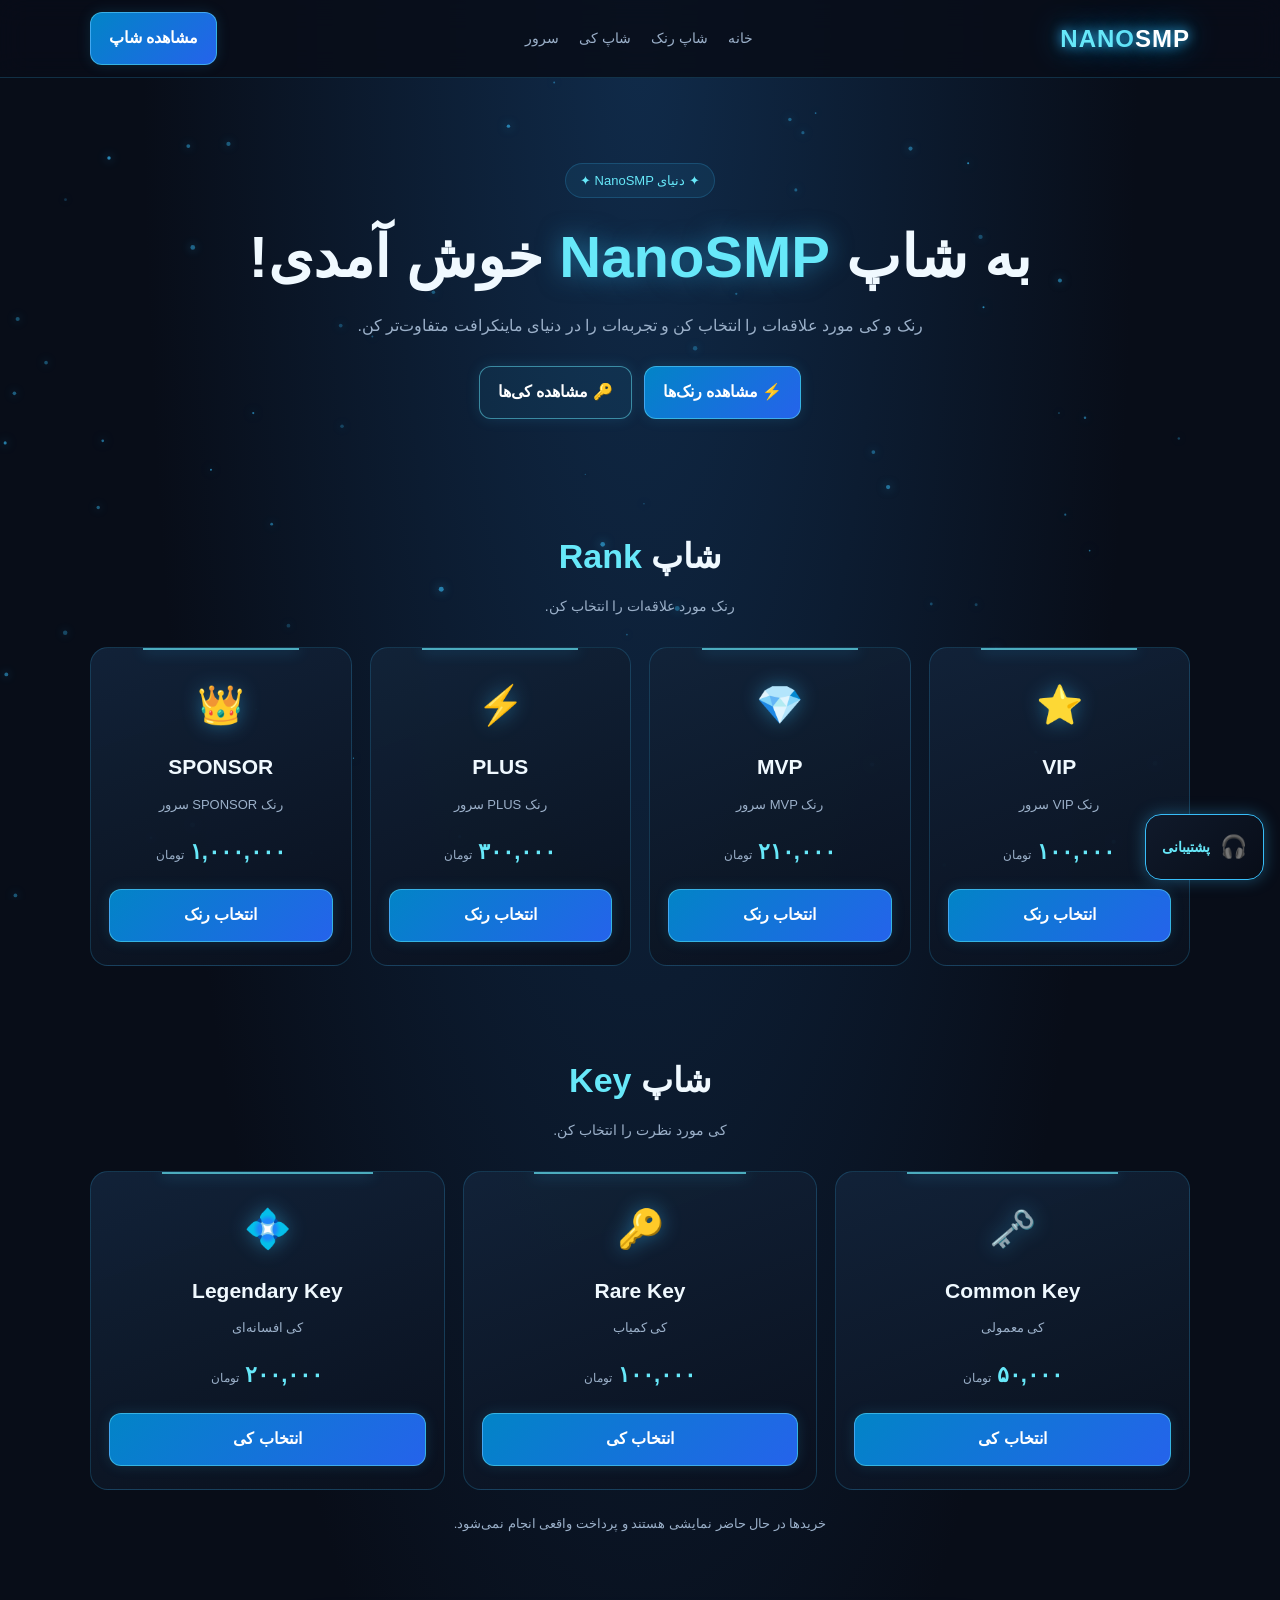
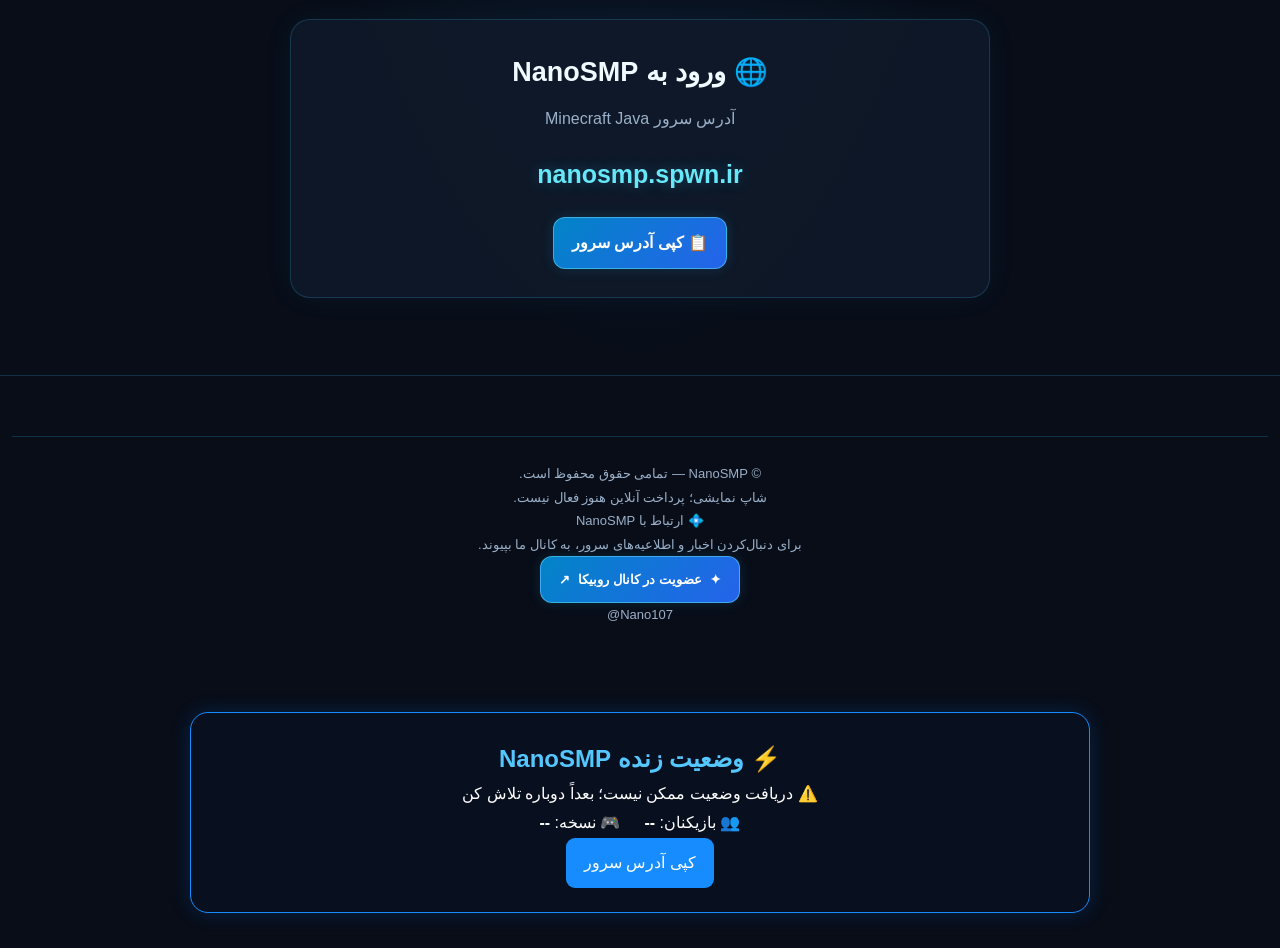
<file: index.html>
<!DOCTYPE html>
<html lang="fa" dir="rtl">
<head>
  <meta charset="UTF-8">
  <meta name="viewport" content="width=device-width, initial-scale=1.0">
  <meta name="theme-color" content="#080d18">
  <meta name="description" content="شاپ رسمی NanoSMP؛ مشاهده رنک‌ها و کی‌های سرور ماینکرافت">
  <title>NanoSMP | شاپ Rank & Key</title>

  <!-- اگر تگ تأیید گوگل داری، آن را همین‌جا نگه دار -->
  

  <style>
/* NanoSMP Floating Support Button */
.nanosmp-support-float {
  position: fixed;
  right: 16px;
  bottom: 20px;
  z-index: 1000;
  display: flex;
  align-items: center;
  gap: 10px;
  padding: 12px 16px;
  color: #f0f9ff;
  background: linear-gradient(135deg, #101a2b, #080d18);
  border: 1px solid #38bdf8;
  border-radius: 16px;
  box-shadow: 0 0 16px rgba(56, 189, 248, 0.35);
  font-family: Tahoma, Arial, sans-serif;
  font-weight: bold;
  text-decoration: none;
  transition: transform 0.2s, box-shadow 0.2s;
}

.nanosmp-support-float:hover {
  transform: translateY(-3px);
  box-shadow: 0 0 24px rgba(56, 189, 248, 0.55);
}

.nanosmp-support-icon {
  font-size: 22px;
}

.nanosmp-support-label {
  color: #67e8f9;
  font-size: 14px;
}

.nanosmp-support-float:focus-visible {
  outline: 2px solid #67e8f9;
  outline-offset: 4px;
}

@media (max-width: 520px) {
  .nanosmp-support-float {
    right: 12px;
    bottom: 16px;
    padding: 11px 14px;
  }
}

/* NanoSMP Leaderboard */
.leaderboard-box {
  max-width: 900px;
  margin: 0 auto;
  padding: 22px;
  overflow-x: auto;
  background: linear-gradient(160deg, #122339, #0a111e);
  border: 1px solid rgba(56, 189, 248, .3);
  border-radius: 18px;
  box-shadow: 0 0 25px rgba(56, 189, 248, .08);
}

.leaderboard-table {
  width: 100%;
  border-collapse: collapse;
  text-align: center;
  min-width: 450px;
}

.leaderboard-table th,
.leaderboard-table td {
  padding: 14px 12px;
  border-bottom: 1px solid rgba(56, 189, 248, .15);
}

.leaderboard-table th {
  color: #67e8f9;
  background: rgba(56, 189, 248, .08);
}

.leaderboard-table td {
  color: #f0f9ff;
}

.leaderboard-empty {
  color: #9bb0c9 !important;
  padding: 28px 12px !important;
  line-height: 2;
}

.leaderboard-note {
  color: #9bb0c9;
  text-align: center;
  font-size: 13px;
  margin-top: 16px;
}

@media (max-width: 520px) {
  .leaderboard-box {
    padding: 12px;
  }
}

    :root {
      --bg: #080d18;
      --panel: #101a2b;
      --blue: #38bdf8;
      --cyan: #67e8f9;
      --white: #f0f9ff;
      --muted: #9bb0c9;
      --border: rgba(56, 189, 248, .2);
    }

    * {
      box-sizing: border-box;
      margin: 0;
      padding: 0;
    }

    html {
      scroll-behavior: smooth;
      scroll-padding-top: 90px;
    }

    body {
      background:
        radial-gradient(ellipse at 50% 0%, #102b4a 0%, transparent 55%),
        var(--bg);
      color: var(--white);
      font-family: Tahoma, Arial, sans-serif;
      line-height: 1.8;
      min-height: 100vh;
      overflow-x: hidden;
    }

    a {
      color: inherit;
      text-decoration: none;
    }

    button {
      font: inherit;
    }

    #nano-particles {
      position: fixed;
      inset: 0;
      width: 100%;
      height: 100%;
      z-index: 0;
      pointer-events: none;
    }

    header, main, footer, #toast {
      position: relative;
      z-index: 1;
    }

    .wrap {
      width: min(1100px, 92%);
      margin: auto;
    }

    header {
      position: sticky;
      top: 0;
      z-index: 10;
      background: rgba(8, 13, 24, .88);
      border-bottom: 1px solid var(--border);
      backdrop-filter: blur(14px);
    }

    .nav {
      min-height: 76px;
      display: flex;
      align-items: center;
      justify-content: space-between;
      gap: 18px;
      flex-wrap: wrap;
      padding: 12px 0;
    }

    .logo {
      font-size: 24px;
      font-weight: 900;
      letter-spacing: 1px;
      color: var(--cyan);
      text-shadow: 0 0 12px #38bdf8, 0 0 30px #0284c7;
    }

    .logo span {
      color: white;
    }

    .nav-links {
      display: flex;
      align-items: center;
      gap: 20px;
      color: var(--muted);
      font-size: 14px;
      flex-wrap: wrap;
    }

    .nav-links a {
      transition: color .2s;
    }

    .nav-links a:hover {
      color: var(--cyan);
    }

    .btn {
      display: inline-flex;
      justify-content: center;
      align-items: center;
      gap: 8px;
      border: 1px solid rgba(103, 232, 249, .5);
      border-radius: 12px;
      padding: 11px 18px;
      background: linear-gradient(135deg, #0284c7, #2563eb);
      color: white;
      font-weight: bold;
      cursor: pointer;
      transition: transform .2s, box-shadow .2s, border-color .2s;
      box-shadow: 0 0 14px rgba(56, 189, 248, .15);
    }

    .btn:hover {
      transform: translateY(-3px);
      box-shadow: 0 0 24px rgba(56, 189, 248, .4);
      border-color: var(--cyan);
    }

    .btn.secondary {
      background: rgba(56, 189, 248, .08);
    }

    .hero {
      text-align: center;
      padding: 85px 0 65px;
    }

    .tag {
      display: inline-block;
      color: var(--cyan);
      border: 1px solid var(--border);
      background: rgba(56, 189, 248, .08);
      padding: 5px 14px;
      border-radius: 30px;
      font-size: 13px;
      margin-bottom: 18px;
    }

    .hero h1 {
      font-size: clamp(32px, 6vw, 58px);
      line-height: 1.4;
      font-weight: 900;
      margin-bottom: 15px;
    }

    .hero h1 span {
      color: var(--cyan);
      text-shadow: 0 0 25px rgba(56, 189, 248, .5);
    }

    .hero p {
      color: var(--muted);
      max-width: 600px;
      margin: 0 auto 25px;
    }

    .hero-actions {
      display: flex;
      justify-content: center;
      gap: 12px;
      flex-wrap: wrap;
    }

    .section {
      padding: 42px 0;
    }

    .section-heading {
      text-align: center;
      margin-bottom: 28px;
    }

    .section-heading h2 {
      font-size: clamp(25px, 4vw, 34px);
      margin-bottom: 7px;
    }

    .section-heading h2 span {
      color: var(--cyan);
    }

    .section-heading p {
      color: var(--muted);
      font-size: 14px;
    }

    .grid {
      display: grid;
      grid-template-columns: repeat(4, minmax(0, 1fr));
      gap: 18px;
    }

    .grid.keys {
      grid-template-columns: repeat(3, minmax(0, 1fr));
    }

    .card {
      position: relative;
      overflow: hidden;
      background: linear-gradient(160deg, rgba(18, 35, 57, .96), rgba(10, 17, 30, .97));
      border: 1px solid var(--border);
      border-radius: 18px;
      padding: 23px 18px;
      text-align: center;
      transition: transform .25s, border-color .25s, box-shadow .25s;
    }

    .card::before {
      content: "";
      position: absolute;
      top: 0;
      left: 20%;
      right: 20%;
      height: 2px;
      background: var(--cyan);
      box-shadow: 0 0 15px var(--blue);
      opacity: .7;
    }

    .card:hover {
      transform: translateY(-7px);
      border-color: var(--blue);
      box-shadow: 0 0 25px rgba(56, 189, 248, .17);
    }

    .card-icon {
      font-size: 38px;
      margin-bottom: 8px;
      filter: drop-shadow(0 0 10px rgba(56, 189, 248, .45));
    }

    .card h3 {
      font-size: 21px;
      margin-bottom: 7px;
    }

    .card p {
      color: var(--muted);
      font-size: 13px;
      min-height: 26px;
      margin-bottom: 12px;
    }

    .price {
      color: var(--cyan);
      font-size: 22px;
      font-weight: 900;
      margin: 13px 0 18px;
    }

    .price small {
      font-size: 12px;
      color: var(--muted);
      font-weight: normal;
    }

    .card .btn {
      width: 100%;
    }

    .note {
      text-align: center;
      color: var(--muted);
      font-size: 13px;
      margin-top: 22px;
    }

    .server-box {
      max-width: 700px;
      margin: 0 auto;
      padding: 28px;
      border: 1px solid var(--border);
      border-radius: 20px;
      background: rgba(16, 26, 43, .86);
      text-align: center;
      box-shadow: 0 0 30px rgba(56, 189, 248, .06);
    }

    .server-box h2 {
      font-size: 27px;
      margin-bottom: 8px;
    }

    .server-box p {
      color: var(--muted);
      margin-bottom: 18px;
    }

    .ip {
      direction: ltr;
      display: inline-block;
      color: var(--cyan);
      font-size: clamp(17px, 4vw, 25px);
      font-weight: bold;
      margin-bottom: 20px;
      text-shadow: 0 0 15px rgba(56, 189, 248, .3);
      overflow-wrap: anywhere;
    }

    footer {
      border-top: 1px solid var(--border);
      text-align: center;
      color: var(--muted);
      padding: 25px 12px;
      font-size: 13px;
      margin-top: 35px;
    }

    #toast {
      position: fixed;
      z-index: 30;
      bottom: 22px;
      left: 50%;
      transform: translate(-50%, 20px);
      background: #13243a;
      border: 1px solid var(--blue);
      color: white;
      border-radius: 12px;
      padding: 12px 20px;
      box-shadow: 0 0 25px rgba(56, 189, 248, .22);
      opacity: 0;
      visibility: hidden;
      transition: .25s;
      width: max-content;
      max-width: 90%;
      text-align: center;
      font-size: 14px;
    }

    #toast.show {
      opacity: 1;
      visibility: visible;
      transform: translate(-50%, 0);
    }

    @media (max-width: 850px) {
      .grid {
        grid-template-columns: repeat(2, minmax(0, 1fr));
      }

      .grid.keys {
        grid-template-columns: repeat(2, minmax(0, 1fr));
      }
    }

    @media (max-width: 520px) {
      .nav {
        justify-content: center;
      }

      .nav-links {
        justify-content: center;
        gap: 14px;
      }

      .hero {
        padding: 58px 0 40px;
      }

      .grid, .grid.keys {
        grid-template-columns: 1fr;
      }

      .card {
        padding: 22px;
      }

      .server-box {
        padding: 22px 14px;
      }
    }

    @media (prefers-reduced-motion: reduce) {
      *, *::before, *::after {
        scroll-behavior: auto !important;
        animation: none !important;
        transition: none !important;
      }
    }
  </style>
</head>

<body>
  <canvas id="nano-particles" aria-hidden="true"></canvas>

  <header>
    <div class="wrap nav">
      <a class="logo" href="#home">NANO<span>SMP</span></a>

      <nav class="nav-links" aria-label="منوی اصلی">
        <a href="#home">خانه</a>
        <a href="#ranks">شاپ رنک</a>
        <a href="#keys">شاپ کی</a>
        <a href="#server">سرور</a>
      </nav>

      <a class="btn" href="#ranks">مشاهده شاپ</a>
    </div>
  </header>

  <main>
    <section class="hero wrap" id="home">
      <span class="tag">✦ دنیای NanoSMP ✦</span>
      <h1>به شاپ <span>NanoSMP</span> خوش آمدی!</h1>
      <p>
        رنک و کی مورد علاقه‌ات را انتخاب کن و تجربه‌ات را در دنیای ماینکرافت متفاوت‌تر کن.
      </p>
      <div class="hero-actions">
        <a class="btn" href="#ranks">⚡ مشاهده رنک‌ها</a>
        <a class="btn secondary" href="#keys">🔑 مشاهده کی‌ها</a>
      </div>
    </section>

    <section class="section wrap" id="ranks">
      <div class="section-heading">
        <h2>شاپ <span>Rank</span></h2>
        <p>رنک مورد علاقه‌ات را انتخاب کن.</p>
      </div>

      <div class="grid">
        <article class="card">
          <div class="card-icon">⭐</div>
          <h3>VIP</h3>
          <p>رنک VIP سرور</p>
          <div class="price">۱۰۰,۰۰۰ <small>تومان</small></div>
          <button class="btn buy-demo" data-item="VIP">انتخاب رنک</button>
        </article>

        <article class="card">
          <div class="card-icon">💎</div>
          <h3>MVP</h3>
          <p>رنک MVP سرور</p>
          <div class="price">۲۱۰,۰۰۰ <small>تومان</small></div>
          <button class="btn buy-demo" data-item="MVP">انتخاب رنک</button>
        </article>

        <article class="card">
          <div class="card-icon">⚡</div>
          <h3>PLUS</h3>
         
<!-- NanoSMP Floating Support -->
<a
  class="nanosmp-support-float"
  href="https://rubika.ir/NanoSupport"
  target="_blank"
  rel="noopener noreferrer"
  aria-label="پیام به پشتیبانی NanoSMP در روبیکا"
  title="پشتیبانی NanoSMP"
>
  <span class="nanosmp-support-icon" aria-hidden="true">🎧</span>
  <span class="nanosmp-support-label">پشتیبانی</span>
</a>
<!-- End NanoSMP Floating Support -->
 <p>رنک PLUS سرور</p>
          
          <div class="price">۳۰۰,۰۰۰ <small>تومان</small></div>
          <button class="btn buy-demo" data-item="PLUS">انتخاب رنک</button>
        </article>

        <article class="card">
          <div class="card-icon">👑</div>
          <h3>SPONSOR</h3>
          <p>رنک SPONSOR سرور</p>
          <div class="price">۱,۰۰۰,۰۰۰ <small>تومان</small></div>
          <button class="btn buy-demo" data-item="SPONSOR">انتخاب رنک</button>
        </article>
      </div>
    </section>

    <section class="section wrap" id="keys">
      <div class="section-heading">
        <h2>شاپ <span>Key</span></h2>
        <p>کی مورد نظرت را انتخاب کن.</p>
      </div>

      <div class="grid keys">
        <article class="card">
          <div class="card-icon">🗝️</div>
          <h3>Common Key</h3>
          <p>کی معمولی</p>
          <div class="price">۵۰,۰۰۰ <small>تومان</small></div>
          <button class="btn buy-demo" data-item="Common Key">انتخاب کی</button>
        </article>

        <article class="card">
          <div class="card-icon">🔑</div>
          <h3>Rare Key</h3>
          <p>کی کمیاب</p>
          <div class="price">۱۰۰,۰۰۰ <small>تومان</small></div>
          <button class="btn buy-demo" data-item="Rare Key">انتخاب کی</button>
        </article>

        <article class="card">
          <div class="card-icon">💠</div>
          <h3>Legendary Key</h3>
          <p>کی افسانه‌ای</p>
          <div class="price">۲۰۰,۰۰۰ <small>تومان</small></div>
          <button class="btn buy-demo" data-item="Legendary Key">انتخاب کی</button>
        </article>
      </div>

      <p class="note">خریدها در حال حاضر نمایشی هستند و پرداخت واقعی انجام نمی‌شود.</p>
    </section>

    <section class="section wrap" id="server">
      <div class="server-box">
        <h2>🌐 ورود به NanoSMP</h2>
        <p>آدرس سرور Minecraft Java</p>
        <div class="ip">nanosmp.spwn.ir</div>
        <br>
        <button class="btn" id="copy-ip">📋 کپی آدرس سرور</button>
      </div>
    </section>
  </main>

  <footer>
    
<footer>
  <p>© NanoSMP — تمامی حقوق محفوظ است.</p>
  <p>شاپ نمایشی؛ پرداخت آنلاین هنوز فعال نیست.</p>

  <div class="rubika-contact">
    <p class="rubika-title">💠 ارتباط با NanoSMP</p>
    <p>برای دنبال‌کردن اخبار و اطلاعیه‌های سرور، به کانال ما بپیوند.</p>

    <a
      class="btn rubika-btn"
      href="https://rubika.ir/Nano107"
      target="_blank"
      rel="noopener noreferrer"
      aria-label="ورود به کانال رسمی NanoSMP در روبیکا"
    >
      <span aria-hidden="true">✦</span>
      عضویت در کانال روبیکا
      <span aria-hidden="true">↗</span>
    </a>

    <p class="rubika-id" dir="ltr">@Nano107</p>
  </div>
</footer>
    
  </footer>

  <div id="toast" role="status" aria-live="polite"></div>

  <script>
    // پیام‌های نمایشی سایت
    const toast = document.getElementById("toast");
    let toastTimer;

    function showToast(message) {
      toast.textContent = message;
      toast.classList.add("show");
      clearTimeout(toastTimer);
      toastTimer = setTimeout(() => {
        toast.classList.remove("show");
      }, 2800);
    }

    document.querySelectorAll(".buy-demo").forEach(button => {
      button.addEventListener("click", () => {
        const item = button.dataset.item;
        showToast("«" + item + "» انتخاب شد؛ خرید فعلاً نمایشی است.");
      });
    });

    // کپی آدرس سرور
    document.getElementById("copy-ip").addEventListener("click", async () => {
      const ip = "nanosmp.spwn.ir";

      try {
        if (navigator.clipboard && window.isSecureContext) {
          await navigator.clipboard.writeText(ip);
        } else {
          const field = document.createElement("textarea");
          field.value = ip;
          field.style.position = "fixed";
          field.style.opacity = "0";
          document.body.appendChild(field);
          field.select();

          const copied = document.execCommand("copy");
          field.remove();

          if (!copied) throw new Error("Copy failed");
        }

        showToast("آدرس سرور کپی شد: " + ip);
      } catch {
        showToast("آدرس سرور: " + ip);
      }
    });

    // ذرات آبی شناور پس‌زمینه
    (() => {
      const canvas = document.getElementById("nano-particles");
      const ctx = canvas.getContext("2d");

      if (!ctx || window.matchMedia("(prefers-reduced-motion: reduce)").matches) {
        return;
      }

      let width = 0;
      let height = 0;
      let particles = [];
      let frame;

      function resize() {
        const ratio = Math.min(window.devicePixelRatio || 1, 2);
        width = window.innerWidth;
        height = window.innerHeight;

        canvas.width = width * ratio;
        canvas.height = height * ratio;
        ctx.setTransform(ratio, 0, 0, ratio, 0, 0);

        const count = Math.min(65, Math.floor(width / 18));

        particles = Array.from({ length: count }, () => ({
          x: Math.random() * width,
          y: Math.random() * height,
          r: Math.random() * 2 + 0.5,
          speed: Math.random() * 0.45 + 0.12,
          drift: (Math.random() - 0.5) * 0.35,
          alpha: Math.random() * 0.5 + 0.2
        }));
      }

      function draw() {
        ctx.clearRect(0, 0, width, height);

        for (const p of particles) {
          p.y -= p.speed;
          p.x += p.drift;

          if (p.y < -5) {
            p.y = height + 5;
            p.x = Math.random() * width;
          }

          if (p.x < -5) p.x = width + 5;
          if (p.x > width + 5) p.x = -5;

          ctx.beginPath();
          ctx.arc(p.x, p.y, p.r, 0, Math.PI * 2);
          ctx.fillStyle = "rgba(56,189,248," + p.alpha + ")";
          ctx.shadowBlur = 10;
          ctx.shadowColor = "#38bdf8";
          ctx.fill();
        }

        ctx.shadowBlur = 0;
        frame = requestAnimationFrame(draw);
      }

      resize();
      draw();

      window.addEventListener("resize", resize);

      document.addEventListener("visibilitychange", () => {
        if (document.hidden) {
          cancelAnimationFrame(frame);
        } else {
          cancelAnimationFrame(frame);
          draw();
        }
      });
    })();
  </script>
  
<!-- NanoSMP Live Server Status -->
<section id="nanosmp-status" style="max-width:900px;margin:35px auto;padding:24px;background:#080f1f;border:1px solid #168cff;border-radius:18px;color:white;text-align:center;font-family:Arial,sans-serif;box-shadow:0 0 20px #087bff33">
  <h2 style="color:#55c7ff;margin-top:0">⚡ وضعیت زنده NanoSMP</h2>
  <p id="nanosmp-state" role="status" aria-live="polite">در حال بررسی سرور...</p>
  <div style="display:flex;justify-content:center;gap:24px;flex-wrap:wrap">
    <p>👥 بازیکنان: <strong id="nanosmp-players">--</strong></p>
    <p>🎮 نسخه: <strong id="nanosmp-version">--</strong></p>
  </div>
  <button type="button" id="nanosmp-copy" style="padding:11px 18px;border:0;border-radius:9px;background:#168cff;color:white;cursor:pointer">
    کپی آدرس سرور
  </button>
  <p id="nanosmp-copy-msg" aria-live="polite" style="font-size:13px"></p>
</section>

<script>
(() => {
  const state = document.getElementById("nanosmp-state");
  const players = document.getElementById("nanosmp-players");
  const version = document.getElementById("nanosmp-version");
  const copyButton = document.getElementById("nanosmp-copy");
  const copyMessage = document.getElementById("nanosmp-copy-msg");
  const api = "https://api.mcsrvstat.us/3/nanosmp.spwn.ir";

  async function updateStatus() {
    try {
      const response = await fetch(api, { cache: "no-store" });
      if (!response.ok) throw new Error("Status unavailable");

      const data = await response.json();

      if (data.online === true) {
        state.textContent = "🟢 سرور آنلاین است";
        players.textContent =
          (data.players?.online ?? 0) + " / " + (data.players?.max ?? "?");
        version.textContent = data.version ?? "نامشخص";
      } else {
        state.textContent = "🔴 سرور آفلاین گزارش شده است";
        players.textContent = "--";
        version.textContent = "--";
      }
    } catch {
      state.textContent = "⚠️ دریافت وضعیت ممکن نیست؛ بعداً دوباره تلاش کن";
      players.textContent = "--";
      version.textContent = "--";
    }
  }

  copyButton.addEventListener("click", async () => {
    try {
      await navigator.clipboard.writeText("nanosmp.spwn.ir:6540");
      copyMessage.textContent = "آدرس سرور کپی شد!";
    } catch {
      copyMessage.textContent = "کپی خودکار ممکن نیست؛ آدرس nanosmp.spwn.ir:6540 را دستی کپی کن.";
    }
  });

  updateStatus();
  setInterval(updateStatus, 60000);
})();
</script>
<!-- End NanoSMP Live Server Status -->
  
</body>
</html>
</file>
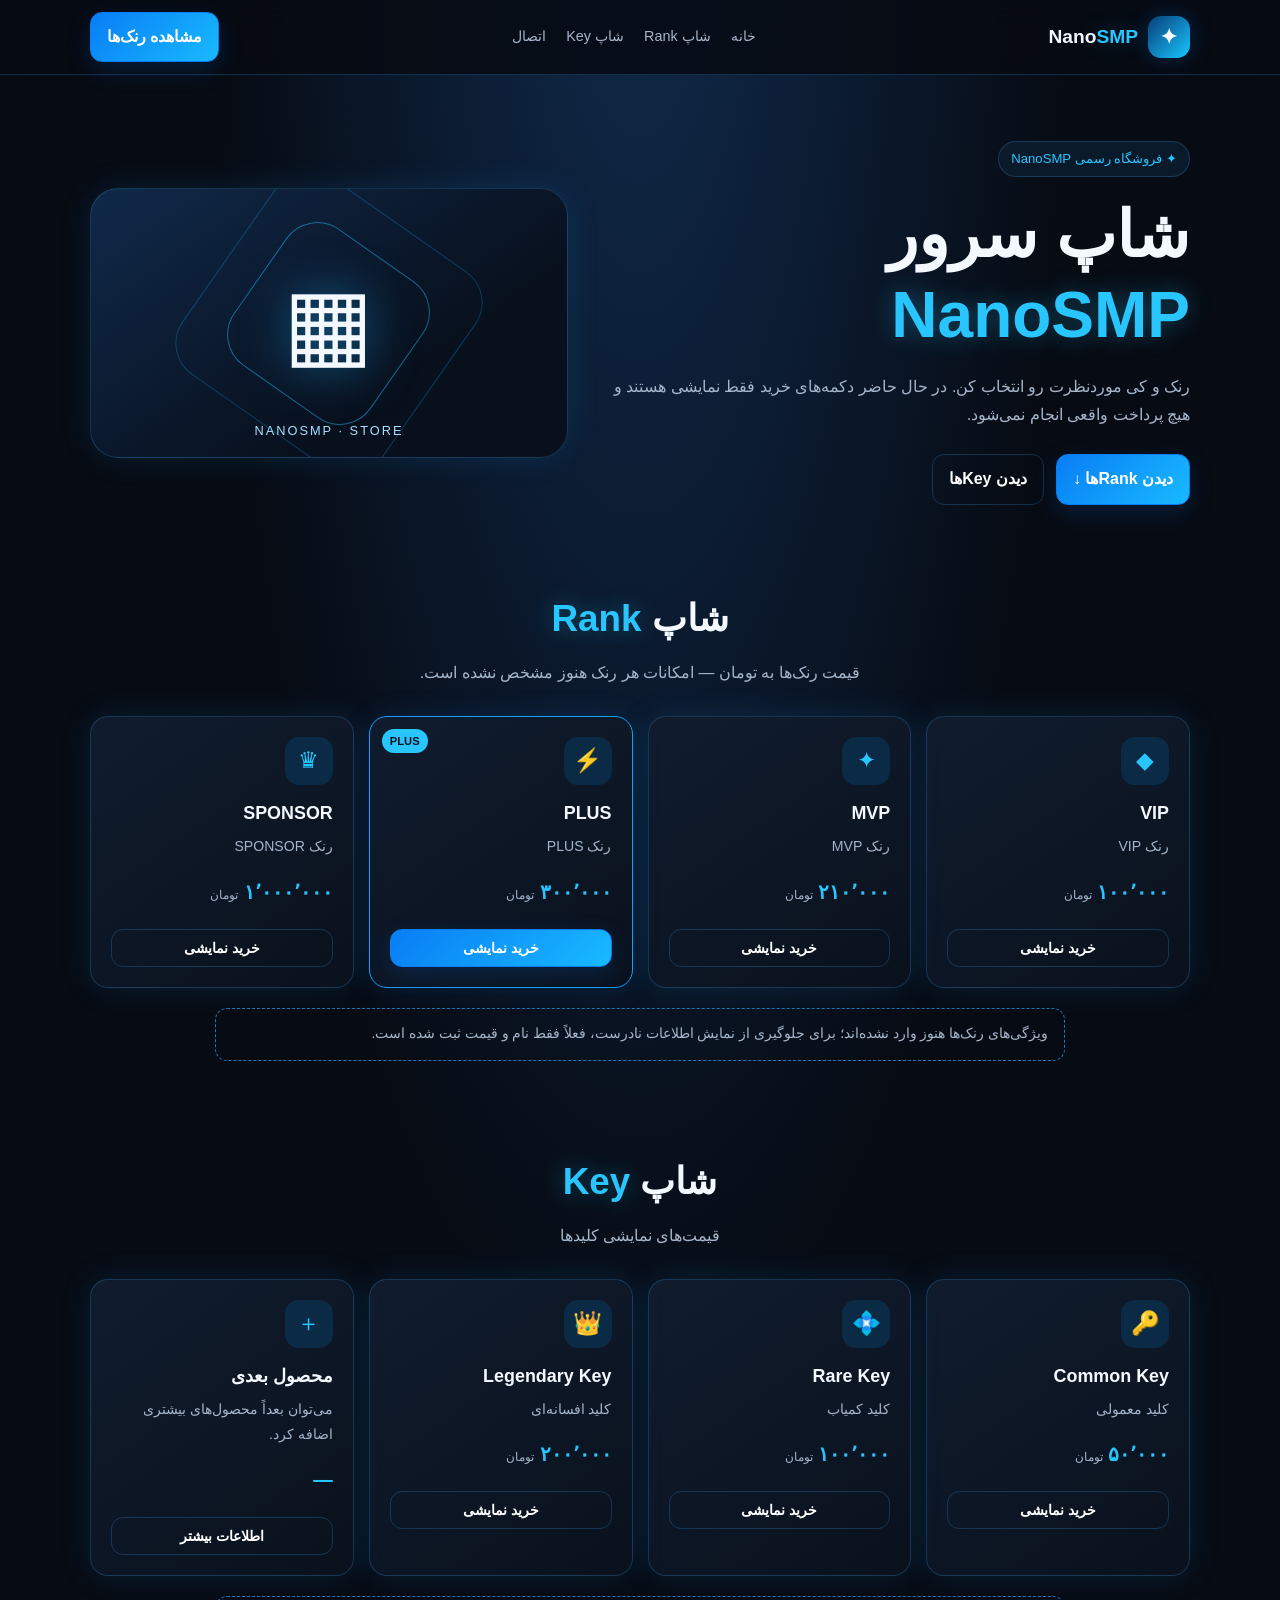
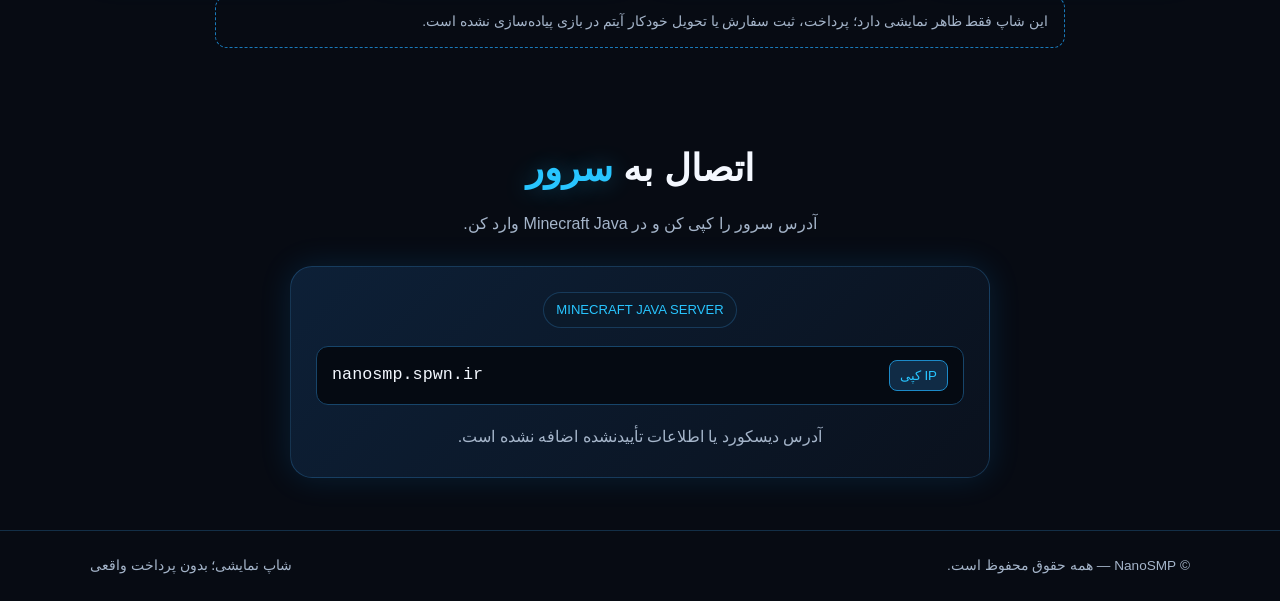
<file: nanosmp-neon-index-1.html>
<!doctype html>
<html lang="fa" dir="rtl">
<head>
  <meta charset="utf-8">
  <meta name="viewport" content="width=device-width, initial-scale=1">
  <meta name="theme-color" content="#080d18">
  <title>شاپ NanoSMP | Rank & Key</title>
  <meta name="description" content="شاپ نمایشی سرور Minecraft NanoSMP">
  <!-- مهم: اگر متا تگ تأیید Google Search Console در نسخه فعلی‌ات وجود دارد، آن را هم در این فایل نگه دار. -->
  <style>
    :root{--bg:#070b13;--panel:#0d1524;--panel2:#101d30;--cyan:#28c5ff;--blue:#087df5;--text:#f4f8ff;--muted:#a5b5ca;--line:rgba(67,174,255,.22);--glow:0 0 32px rgba(20,157,255,.14)}
    *{box-sizing:border-box}html{scroll-behavior:smooth}
    body{margin:0;background:radial-gradient(ellipse at 50% -10%,#102b4d 0,transparent 48%),var(--bg);color:var(--text);font-family:Tahoma,Arial,sans-serif;line-height:1.8}
    a{color:inherit;text-decoration:none}.wrap{width:min(1100px,92%);margin:auto}
    header{position:sticky;top:0;z-index:10;background:rgba(7,11,19,.88);backdrop-filter:blur(14px);border-bottom:1px solid var(--line)}
    nav{display:flex;align-items:center;justify-content:space-between;gap:18px;min-height:74px}
    .brand{display:flex;align-items:center;gap:10px;font-weight:900;font-size:1.2rem}.logo{display:grid;place-items:center;width:42px;height:42px;border-radius:13px;background:linear-gradient(135deg,#073d79,#18c7ff);box-shadow:0 0 22px #087df544;font-size:1.3rem}
    .links{display:flex;align-items:center;gap:20px;color:var(--muted);font-size:.9rem}.links a:hover{color:var(--cyan)}
    .btn{display:inline-flex;align-items:center;justify-content:center;gap:8px;border:1px solid var(--blue);border-radius:12px;padding:10px 16px;font-weight:800;cursor:pointer;transition:.2s;background:linear-gradient(135deg,#087df5,#19baff);color:white;box-shadow:0 8px 24px #087df52b;font-family:inherit}
    .btn:hover{transform:translateY(-2px);filter:brightness(1.1)}.btn.alt{background:transparent;box-shadow:none;border-color:var(--line)}
    .hero{padding:66px 0 45px;display:grid;grid-template-columns:1.1fr .9fr;align-items:center;gap:38px}
    .eyebrow{display:inline-flex;align-items:center;gap:8px;border:1px solid var(--line);border-radius:999px;padding:5px 12px;color:var(--cyan);font-size:.82rem;background:#0b1a2b}
    h1{font-size:clamp(2.25rem,5vw,4rem);line-height:1.25;margin:18px 0}.neon{color:var(--cyan);text-shadow:0 0 24px #28c5ff55}
    .lead{color:var(--muted);max-width:580px;margin:0 0 24px}.actions{display:flex;flex-wrap:wrap;gap:12px}
    .scene{min-height:270px;position:relative;display:grid;place-items:center;border:1px solid var(--line);border-radius:28px;overflow:hidden;background:linear-gradient(145deg,#10294a,#08101d 68%);box-shadow:var(--glow)}
    .scene:before,.scene:after{content:"";position:absolute;border:1px solid #1daeff44;transform:rotate(35deg);width:240px;height:240px;border-radius:38px}.scene:after{width:165px;height:165px;border-color:#28c5ff77}
    .cube{font-size:6rem;filter:drop-shadow(0 0 24px #1baeff88);z-index:1;animation:float 4s ease-in-out infinite}.scene-label{position:absolute;bottom:15px;text-align:center;color:#a9dfff;font-size:.8rem;letter-spacing:2px}
    @keyframes float{50%{transform:translateY(-9px)}}
    section{padding:36px 0 52px}.section-head{text-align:center;margin:0 auto 28px;max-width:680px}.section-head h2{font-size:clamp(1.6rem,3vw,2.3rem);margin:0 0 7px}.section-head p{color:var(--muted);margin:0}
    .grid{display:grid;grid-template-columns:repeat(4,minmax(0,1fr));gap:15px}.card{position:relative;display:flex;flex-direction:column;background:linear-gradient(145deg,#101c2d,#0a111d);border:1px solid var(--line);border-radius:18px;padding:20px;box-shadow:var(--glow);min-width:0;transition:transform .2s,border-color .2s}
    .card:hover{transform:translateY(-4px);border-color:#28c5ff88}.icon{width:48px;height:48px;display:grid;place-items:center;border-radius:14px;background:#0a2a46;color:var(--cyan);font-size:1.45rem;margin-bottom:12px}
    .card h3{margin:0 0 5px;font-size:1.12rem}.card p{margin:0;color:var(--muted);font-size:.88rem}.price{font-size:1.22rem;color:var(--cyan);font-weight:900;margin:15px 0 4px}.price small{font-size:.75rem;color:var(--muted);font-weight:400}
    .card .btn{margin-top:15px;width:100%;font-size:.9rem}.featured{border-color:#159fff;box-shadow:0 0 28px #087df526}.tag{position:absolute;top:12px;left:12px;font-size:.7rem;color:#07101b;background:var(--cyan);border-radius:999px;padding:2px 8px;font-weight:900}
    .notice{margin:20px auto 0;padding:13px 16px;border:1px dashed #1979b9;border-radius:12px;color:var(--muted);font-size:.86rem;max-width:850px}
    .server-box{max-width:700px;margin:auto;text-align:center;background:linear-gradient(135deg,#0d2037,#0a111d);border:1px solid var(--line);border-radius:22px;padding:25px;box-shadow:var(--glow)}
    .ip{direction:ltr;display:flex;align-items:center;justify-content:space-between;gap:12px;margin:18px 0;padding:13px 15px;background:#050a12;border:1px solid #17456a;border-radius:12px;font-family:monospace;font-size:1.05rem}.ip button{background:#102b45;border:1px solid #1c8ac8;color:var(--cyan);border-radius:8px;padding:7px 10px;cursor:pointer}
    footer{border-top:1px solid var(--line);padding:23px 0;color:var(--muted);font-size:.85rem}.footer-row{display:flex;justify-content:space-between;gap:14px;flex-wrap:wrap}
    #toast{position:fixed;bottom:20px;left:50%;transform:translateX(-50%);background:#102b45;border:1px solid #28c5ff;color:white;border-radius:10px;padding:9px 15px;opacity:0;pointer-events:none;transition:.2s;z-index:30;max-width:90%;text-align:center}#toast.show{opacity:1}
    @media(max-width:900px){.grid{grid-template-columns:repeat(2,minmax(0,1fr))}.hero{gap:22px}}
    @media(max-width:700px){.links{gap:11px;font-size:.8rem}.nav-cta{display:none}.hero{grid-template-columns:1fr;padding-top:42px}.scene{min-height:220px}.grid{gap:10px}.card{padding:15px}.card h3{font-size:1rem}.price{font-size:1.08rem}}
    @media(max-width:430px){.brand{font-size:1rem}.links a:nth-child(2){display:none}.grid{grid-template-columns:1fr 1fr}.card{padding:12px}.card .btn{padding:9px 5px;font-size:.8rem}.price{font-size:1rem}.icon{width:42px;height:42px}}
  </style>
</head>
<body>
<header>
  <nav class="wrap" aria-label="منوی اصلی">
    <a class="brand" href="#home"><span class="logo">✦</span><span>Nano<span class="neon">SMP</span></span></a>
    <div class="links"><a href="#home">خانه</a><a href="#ranks">شاپ Rank</a><a href="#keys">شاپ Key</a><a href="#join">اتصال</a></div>
    <a class="btn nav-cta" href="#ranks">مشاهده رنک‌ها</a>
  </nav>
</header>

<main id="home">
  <div class="wrap hero">
    <div>
      <span class="eyebrow">✦ فروشگاه رسمی NanoSMP</span>
      <h1>شاپ سرور<br><span class="neon">NanoSMP</span></h1>
      <p class="lead">رنک و کی موردنظرت رو انتخاب کن. در حال حاضر دکمه‌های خرید فقط نمایشی هستند و هیچ پرداخت واقعی انجام نمی‌شود.</p>
      <div class="actions"><a class="btn" href="#ranks">دیدن Rankها ↓</a><a class="btn alt" href="#keys">دیدن Keyها</a></div>
    </div>
    <div class="scene" aria-label="طرح گرافیکی مکعبی"><div class="cube">▦</div><div class="scene-label">NANOSMP · STORE</div></div>
  </div>

  <section id="ranks">
    <div class="wrap">
      <div class="section-head"><h2>شاپ <span class="neon">Rank</span></h2><p>قیمت رنک‌ها به تومان — امکانات هر رنک هنوز مشخص نشده است.</p></div>
      <div class="grid">
        <article class="card"><div class="icon">◆</div><h3>VIP</h3><p>رنک VIP</p><div class="price">۱۰۰٬۰۰۰ <small>تومان</small></div><button class="btn alt demo-buy" data-item="VIP" type="button">خرید نمایشی</button></article>
        <article class="card"><div class="icon">✦</div><h3>MVP</h3><p>رنک MVP</p><div class="price">۲۱۰٬۰۰۰ <small>تومان</small></div><button class="btn alt demo-buy" data-item="MVP" type="button">خرید نمایشی</button></article>
        <article class="card featured"><span class="tag">PLUS</span><div class="icon">⚡</div><h3>PLUS</h3><p>رنک PLUS</p><div class="price">۳۰۰٬۰۰۰ <small>تومان</small></div><button class="btn demo-buy" data-item="PLUS" type="button">خرید نمایشی</button></article>
        <article class="card"><div class="icon">♛</div><h3>SPONSOR</h3><p>رنک SPONSOR</p><div class="price">۱٬۰۰۰٬۰۰۰ <small>تومان</small></div><button class="btn alt demo-buy" data-item="SPONSOR" type="button">خرید نمایشی</button></article>
      </div>
      <div class="notice">ویژگی‌های رنک‌ها هنوز وارد نشده‌اند؛ برای جلوگیری از نمایش اطلاعات نادرست، فعلاً فقط نام و قیمت ثبت شده است.</div>
    </div>
  </section>

  <section id="keys">
    <div class="wrap">
      <div class="section-head"><h2>شاپ <span class="neon">Key</span></h2><p>قیمت‌های نمایشی کلیدها</p></div>
      <div class="grid">
        <article class="card"><div class="icon">🔑</div><h3>Common Key</h3><p>کلید معمولی</p><div class="price">۵۰٬۰۰۰ <small>تومان</small></div><button class="btn alt demo-buy" data-item="Common Key" type="button">خرید نمایشی</button></article>
        <article class="card"><div class="icon">💠</div><h3>Rare Key</h3><p>کلید کمیاب</p><div class="price">۱۰۰٬۰۰۰ <small>تومان</small></div><button class="btn alt demo-buy" data-item="Rare Key" type="button">خرید نمایشی</button></article>
        <article class="card"><div class="icon">👑</div><h3>Legendary Key</h3><p>کلید افسانه‌ای</p><div class="price">۲۰۰٬۰۰۰ <small>تومان</small></div><button class="btn alt demo-buy" data-item="Legendary Key" type="button">خرید نمایشی</button></article>
        <article class="card"><div class="icon">＋</div><h3>محصول بعدی</h3><p>می‌توان بعداً محصول‌های بیشتری اضافه کرد.</p><div class="price">—</div><button class="btn alt" type="button" onclick="showToast('برای افزودن محصول، اطلاعات آن را مشخص کن.')">اطلاعات بیشتر</button></article>
      </div>
      <div class="notice">این شاپ فقط ظاهر نمایشی دارد؛ پرداخت، ثبت سفارش یا تحویل خودکار آیتم در بازی پیاده‌سازی نشده است.</div>
    </div>
  </section>

  <section id="join">
    <div class="wrap">
      <div class="section-head"><h2>اتصال به <span class="neon">سرور</span></h2><p>آدرس سرور را کپی کن و در Minecraft Java وارد کن.</p></div>
      <div class="server-box"><div class="eyebrow">MINECRAFT JAVA SERVER</div><div class="ip"><span id="server-ip">nanosmp.spwn.ir</span><button id="copy-ip" type="button">کپی IP</button></div><p style="color:var(--muted);margin:0">آدرس دیسکورد یا اطلاعات تأییدنشده اضافه نشده است.</p></div>
    </div>
  </section>
</main>
<footer><div class="wrap footer-row"><span>© NanoSMP — همه حقوق محفوظ است.</span><span>شاپ نمایشی؛ بدون پرداخت واقعی</span></div></footer>
<div id="toast" role="status" aria-live="polite"></div>
<script>
  const toast=document.getElementById('toast');
  function showToast(message){toast.textContent=message;toast.classList.add('show');window.setTimeout(()=>toast.classList.remove('show'),2400);}
  document.querySelectorAll('.demo-buy').forEach(button=>button.addEventListener('click',()=>showToast('خرید '+button.dataset.item+' فعلاً نمایشی است؛ پرداختی انجام نشد.')));
  document.getElementById('copy-ip').addEventListener('click',async()=>{const ip=document.getElementById('server-ip').textContent.trim();try{await navigator.clipboard.writeText(ip);showToast('آدرس سرور کپی شد!')}catch(e){showToast('آدرس سرور: '+ip)}});
</script>
</body>
  </html>
</file>
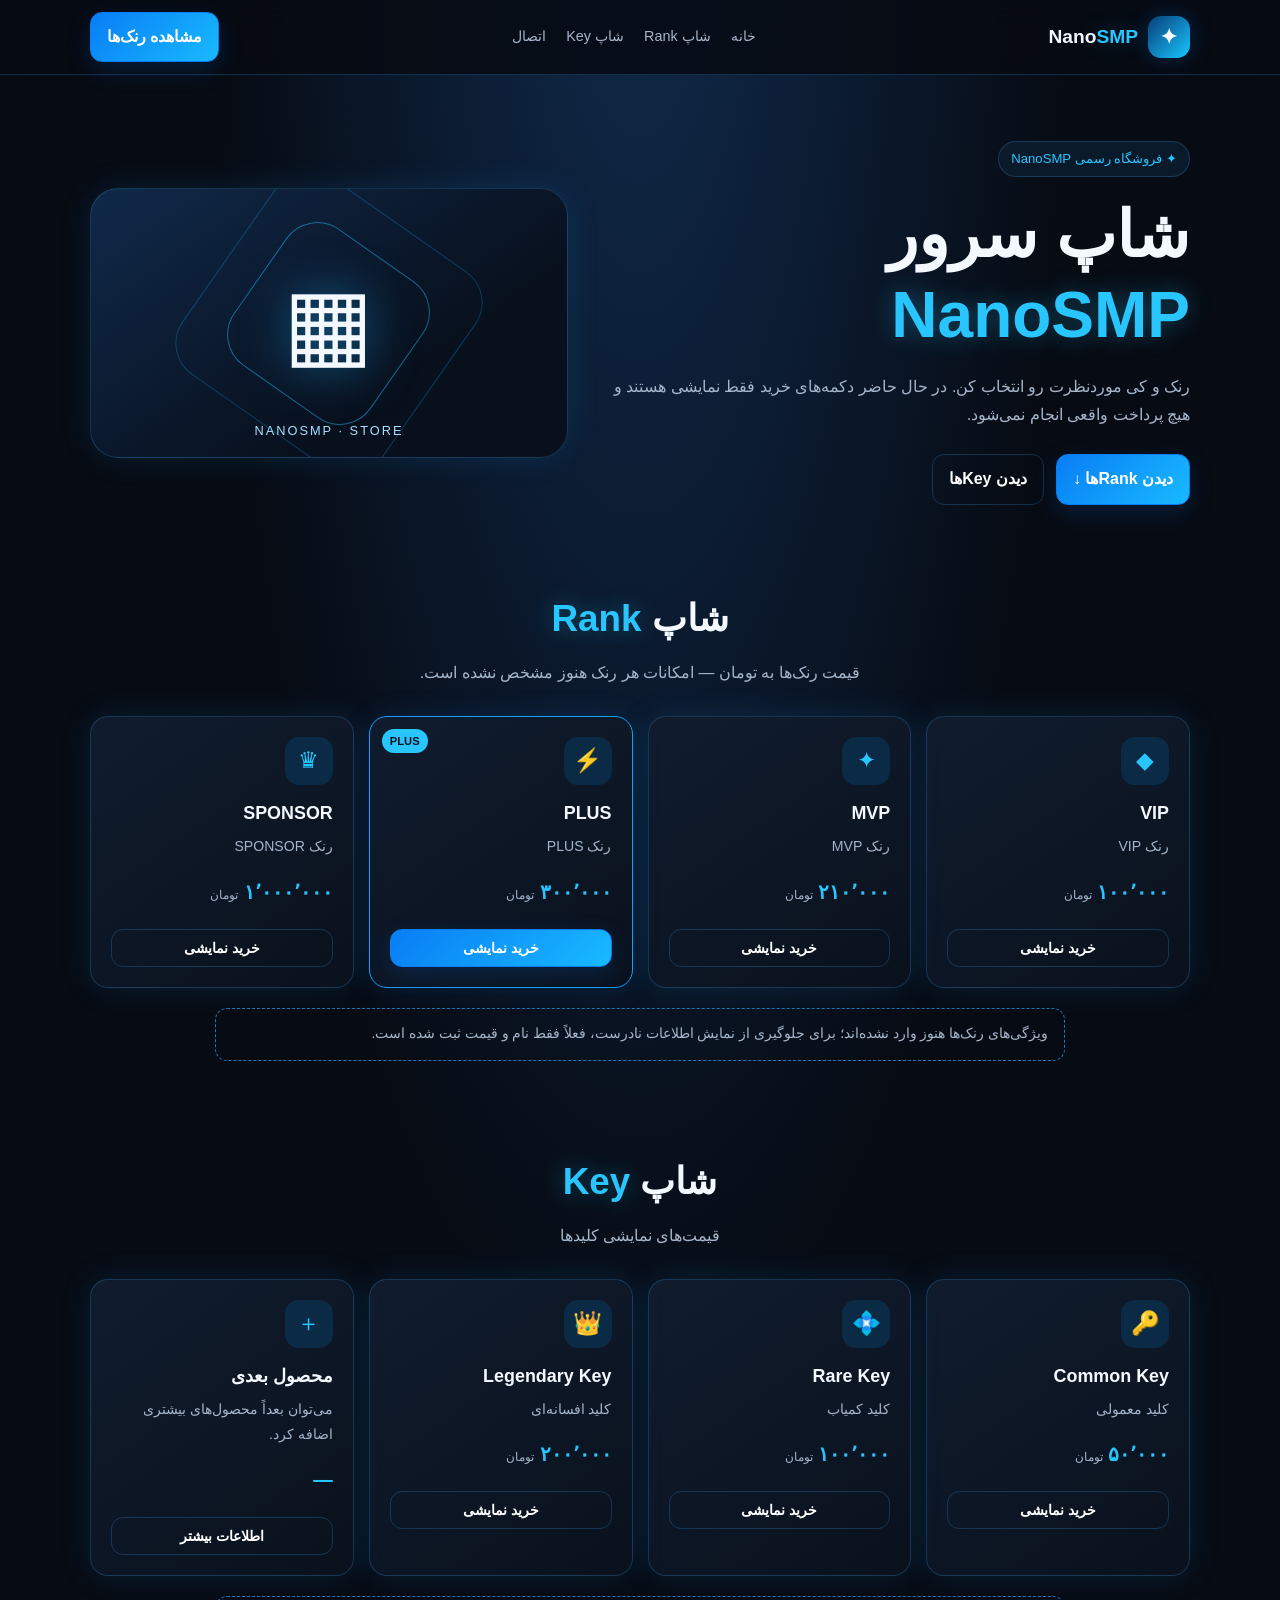
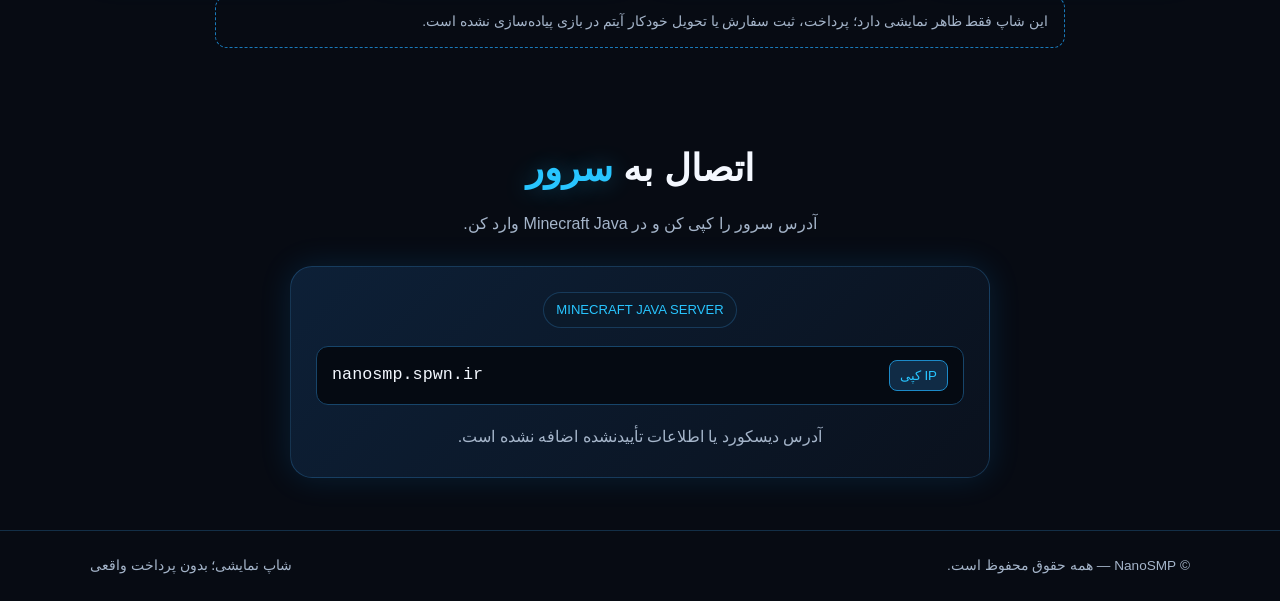
<file: nanosmp-rank-shop-index.html>
<!doctype html>
<html lang="fa" dir="rtl">
<head>
  <meta charset="utf-8">
  <meta name="viewport" content="width=device-width, initial-scale=1">
  <meta name="theme-color" content="#080d18">
  <title>شاپ NanoSMP | Rank & Key</title>
  <meta name="description" content="شاپ نمایشی سرور Minecraft NanoSMP">
  <!-- مهم: اگر متا تگ تأیید Google Search Console در نسخه فعلی‌ات وجود دارد، آن را هم در این فایل نگه دار. -->
  <style>
    :root{--bg:#070b13;--panel:#0d1524;--panel2:#101d30;--cyan:#28c5ff;--blue:#087df5;--text:#f4f8ff;--muted:#a5b5ca;--line:rgba(67,174,255,.22);--glow:0 0 32px rgba(20,157,255,.14)}
    *{box-sizing:border-box}html{scroll-behavior:smooth}
    body{margin:0;background:radial-gradient(ellipse at 50% -10%,#102b4d 0,transparent 48%),var(--bg);color:var(--text);font-family:Tahoma,Arial,sans-serif;line-height:1.8}
    a{color:inherit;text-decoration:none}.wrap{width:min(1100px,92%);margin:auto}
    header{position:sticky;top:0;z-index:10;background:rgba(7,11,19,.88);backdrop-filter:blur(14px);border-bottom:1px solid var(--line)}
    nav{display:flex;align-items:center;justify-content:space-between;gap:18px;min-height:74px}
    .brand{display:flex;align-items:center;gap:10px;font-weight:900;font-size:1.2rem}.logo{display:grid;place-items:center;width:42px;height:42px;border-radius:13px;background:linear-gradient(135deg,#073d79,#18c7ff);box-shadow:0 0 22px #087df544;font-size:1.3rem}
    .links{display:flex;align-items:center;gap:20px;color:var(--muted);font-size:.9rem}.links a:hover{color:var(--cyan)}
    .btn{display:inline-flex;align-items:center;justify-content:center;gap:8px;border:1px solid var(--blue);border-radius:12px;padding:10px 16px;font-weight:800;cursor:pointer;transition:.2s;background:linear-gradient(135deg,#087df5,#19baff);color:white;box-shadow:0 8px 24px #087df52b;font-family:inherit}
    .btn:hover{transform:translateY(-2px);filter:brightness(1.1)}.btn.alt{background:transparent;box-shadow:none;border-color:var(--line)}
    .hero{padding:66px 0 45px;display:grid;grid-template-columns:1.1fr .9fr;align-items:center;gap:38px}
    .eyebrow{display:inline-flex;align-items:center;gap:8px;border:1px solid var(--line);border-radius:999px;padding:5px 12px;color:var(--cyan);font-size:.82rem;background:#0b1a2b}
    h1{font-size:clamp(2.25rem,5vw,4rem);line-height:1.25;margin:18px 0}.neon{color:var(--cyan);text-shadow:0 0 24px #28c5ff55}
    .lead{color:var(--muted);max-width:580px;margin:0 0 24px}.actions{display:flex;flex-wrap:wrap;gap:12px}
    .scene{min-height:270px;position:relative;display:grid;place-items:center;border:1px solid var(--line);border-radius:28px;overflow:hidden;background:linear-gradient(145deg,#10294a,#08101d 68%);box-shadow:var(--glow)}
    .scene:before,.scene:after{content:"";position:absolute;border:1px solid #1daeff44;transform:rotate(35deg);width:240px;height:240px;border-radius:38px}.scene:after{width:165px;height:165px;border-color:#28c5ff77}
    .cube{font-size:6rem;filter:drop-shadow(0 0 24px #1baeff88);z-index:1;animation:float 4s ease-in-out infinite}.scene-label{position:absolute;bottom:15px;text-align:center;color:#a9dfff;font-size:.8rem;letter-spacing:2px}
    @keyframes float{50%{transform:translateY(-9px)}}
    section{padding:36px 0 52px}.section-head{text-align:center;margin:0 auto 28px;max-width:680px}.section-head h2{font-size:clamp(1.6rem,3vw,2.3rem);margin:0 0 7px}.section-head p{color:var(--muted);margin:0}
    .grid{display:grid;grid-template-columns:repeat(4,minmax(0,1fr));gap:15px}.card{position:relative;display:flex;flex-direction:column;background:linear-gradient(145deg,#101c2d,#0a111d);border:1px solid var(--line);border-radius:18px;padding:20px;box-shadow:var(--glow);min-width:0;transition:transform .2s,border-color .2s}
    .card:hover{transform:translateY(-4px);border-color:#28c5ff88}.icon{width:48px;height:48px;display:grid;place-items:center;border-radius:14px;background:#0a2a46;color:var(--cyan);font-size:1.45rem;margin-bottom:12px}
    .card h3{margin:0 0 5px;font-size:1.12rem}.card p{margin:0;color:var(--muted);font-size:.88rem}.price{font-size:1.22rem;color:var(--cyan);font-weight:900;margin:15px 0 4px}.price small{font-size:.75rem;color:var(--muted);font-weight:400}
    .card .btn{margin-top:15px;width:100%;font-size:.9rem}.featured{border-color:#159fff;box-shadow:0 0 28px #087df526}.tag{position:absolute;top:12px;left:12px;font-size:.7rem;color:#07101b;background:var(--cyan);border-radius:999px;padding:2px 8px;font-weight:900}
    .notice{margin:20px auto 0;padding:13px 16px;border:1px dashed #1979b9;border-radius:12px;color:var(--muted);font-size:.86rem;max-width:850px}
    .server-box{max-width:700px;margin:auto;text-align:center;background:linear-gradient(135deg,#0d2037,#0a111d);border:1px solid var(--line);border-radius:22px;padding:25px;box-shadow:var(--glow)}
    .ip{direction:ltr;display:flex;align-items:center;justify-content:space-between;gap:12px;margin:18px 0;padding:13px 15px;background:#050a12;border:1px solid #17456a;border-radius:12px;font-family:monospace;font-size:1.05rem}.ip button{background:#102b45;border:1px solid #1c8ac8;color:var(--cyan);border-radius:8px;padding:7px 10px;cursor:pointer}
    footer{border-top:1px solid var(--line);padding:23px 0;color:var(--muted);font-size:.85rem}.footer-row{display:flex;justify-content:space-between;gap:14px;flex-wrap:wrap}
    #toast{position:fixed;bottom:20px;left:50%;transform:translateX(-50%);background:#102b45;border:1px solid #28c5ff;color:white;border-radius:10px;padding:9px 15px;opacity:0;pointer-events:none;transition:.2s;z-index:30;max-width:90%;text-align:center}#toast.show{opacity:1}
    @media(max-width:900px){.grid{grid-template-columns:repeat(2,minmax(0,1fr))}.hero{gap:22px}}
    @media(max-width:700px){.links{gap:11px;font-size:.8rem}.nav-cta{display:none}.hero{grid-template-columns:1fr;padding-top:42px}.scene{min-height:220px}.grid{gap:10px}.card{padding:15px}.card h3{font-size:1rem}.price{font-size:1.08rem}}
    @media(max-width:430px){.brand{font-size:1rem}.links a:nth-child(2){display:none}.grid{grid-template-columns:1fr 1fr}.card{padding:12px}.card .btn{padding:9px 5px;font-size:.8rem}.price{font-size:1rem}.icon{width:42px;height:42px}}
  </style>
</head>
<body>
<header>
  <nav class="wrap" aria-label="منوی اصلی">
    <a class="brand" href="#home"><span class="logo">✦</span><span>Nano<span class="neon">SMP</span></span></a>
    <div class="links"><a href="#home">خانه</a><a href="#ranks">شاپ Rank</a><a href="#keys">شاپ Key</a><a href="#join">اتصال</a></div>
    <a class="btn nav-cta" href="#ranks">مشاهده رنک‌ها</a>
  </nav>
</header>

<main id="home">
  <div class="wrap hero">
    <div>
      <span class="eyebrow">✦ فروشگاه رسمی NanoSMP</span>
      <h1>شاپ سرور<br><span class="neon">NanoSMP</span></h1>
      <p class="lead">رنک و کی موردنظرت رو انتخاب کن. در حال حاضر دکمه‌های خرید فقط نمایشی هستند و هیچ پرداخت واقعی انجام نمی‌شود.</p>
      <div class="actions"><a class="btn" href="#ranks">دیدن Rankها ↓</a><a class="btn alt" href="#keys">دیدن Keyها</a></div>
    </div>
    <div class="scene" aria-label="طرح گرافیکی مکعبی"><div class="cube">▦</div><div class="scene-label">NANOSMP · STORE</div></div>
  </div>

  <section id="ranks">
    <div class="wrap">
      <div class="section-head"><h2>شاپ <span class="neon">Rank</span></h2><p>قیمت رنک‌ها به تومان — امکانات هر رنک هنوز مشخص نشده است.</p></div>
      <div class="grid">
        <article class="card"><div class="icon">◆</div><h3>VIP</h3><p>رنک VIP</p><div class="price">۱۰۰٬۰۰۰ <small>تومان</small></div><button class="btn alt demo-buy" data-item="VIP" type="button">خرید نمایشی</button></article>
        <article class="card"><div class="icon">✦</div><h3>MVP</h3><p>رنک MVP</p><div class="price">۲۱۰٬۰۰۰ <small>تومان</small></div><button class="btn alt demo-buy" data-item="MVP" type="button">خرید نمایشی</button></article>
        <article class="card featured"><span class="tag">PLUS</span><div class="icon">⚡</div><h3>PLUS</h3><p>رنک PLUS</p><div class="price">۳۰۰٬۰۰۰ <small>تومان</small></div><button class="btn demo-buy" data-item="PLUS" type="button">خرید نمایشی</button></article>
        <article class="card"><div class="icon">♛</div><h3>SPONSOR</h3><p>رنک SPONSOR</p><div class="price">۱٬۰۰۰٬۰۰۰ <small>تومان</small></div><button class="btn alt demo-buy" data-item="SPONSOR" type="button">خرید نمایشی</button></article>
      </div>
      <div class="notice">ویژگی‌های رنک‌ها هنوز وارد نشده‌اند؛ برای جلوگیری از نمایش اطلاعات نادرست، فعلاً فقط نام و قیمت ثبت شده است.</div>
    </div>
  </section>

  <section id="keys">
    <div class="wrap">
      <div class="section-head"><h2>شاپ <span class="neon">Key</span></h2><p>قیمت‌های نمایشی کلیدها</p></div>
      <div class="grid">
        <article class="card"><div class="icon">🔑</div><h3>Common Key</h3><p>کلید معمولی</p><div class="price">۵۰٬۰۰۰ <small>تومان</small></div><button class="btn alt demo-buy" data-item="Common Key" type="button">خرید نمایشی</button></article>
        <article class="card"><div class="icon">💠</div><h3>Rare Key</h3><p>کلید کمیاب</p><div class="price">۱۰۰٬۰۰۰ <small>تومان</small></div><button class="btn alt demo-buy" data-item="Rare Key" type="button">خرید نمایشی</button></article>
        <article class="card"><div class="icon">👑</div><h3>Legendary Key</h3><p>کلید افسانه‌ای</p><div class="price">۲۰۰٬۰۰۰ <small>تومان</small></div><button class="btn alt demo-buy" data-item="Legendary Key" type="button">خرید نمایشی</button></article>
        <article class="card"><div class="icon">＋</div><h3>محصول بعدی</h3><p>می‌توان بعداً محصول‌های بیشتری اضافه کرد.</p><div class="price">—</div><button class="btn alt" type="button" onclick="showToast('برای افزودن محصول، اطلاعات آن را مشخص کن.')">اطلاعات بیشتر</button></article>
      </div>
      <div class="notice">این شاپ فقط ظاهر نمایشی دارد؛ پرداخت، ثبت سفارش یا تحویل خودکار آیتم در بازی پیاده‌سازی نشده است.</div>
    </div>
  </section>

  <section id="join">
    <div class="wrap">
      <div class="section-head"><h2>اتصال به <span class="neon">سرور</span></h2><p>آدرس سرور را کپی کن و در Minecraft Java وارد کن.</p></div>
      <div class="server-box"><div class="eyebrow">MINECRAFT JAVA SERVER</div><div class="ip"><span id="server-ip">nanosmp.spwn.ir</span><button id="copy-ip" type="button">کپی IP</button></div><p style="color:var(--muted);margin:0">آدرس دیسکورد یا اطلاعات تأییدنشده اضافه نشده است.</p></div>
    </div>
  </section>
</main>
<footer><div class="wrap footer-row"><span>© NanoSMP — همه حقوق محفوظ است.</span><span>شاپ نمایشی؛ بدون پرداخت واقعی</span></div></footer>
<div id="toast" role="status" aria-live="polite"></div>
<script>
  const toast=document.getElementById('toast');
  function showToast(message){toast.textContent=message;toast.classList.add('show');window.setTimeout(()=>toast.classList.remove('show'),2400);}
  document.querySelectorAll('.demo-buy').forEach(button=>button.addEventListener('click',()=>showToast('خرید '+button.dataset.item+' فعلاً نمایشی است؛ پرداختی انجام نشد.')));
  document.getElementById('copy-ip').addEventListener('click',async()=>{const ip=document.getElementById('server-ip').textContent.trim();try{await navigator.clipboard.writeText(ip);showToast('آدرس سرور کپی شد!')}catch(e){showToast('آدرس سرور: '+ip)}});
</script>
</body>
</html>
</file>
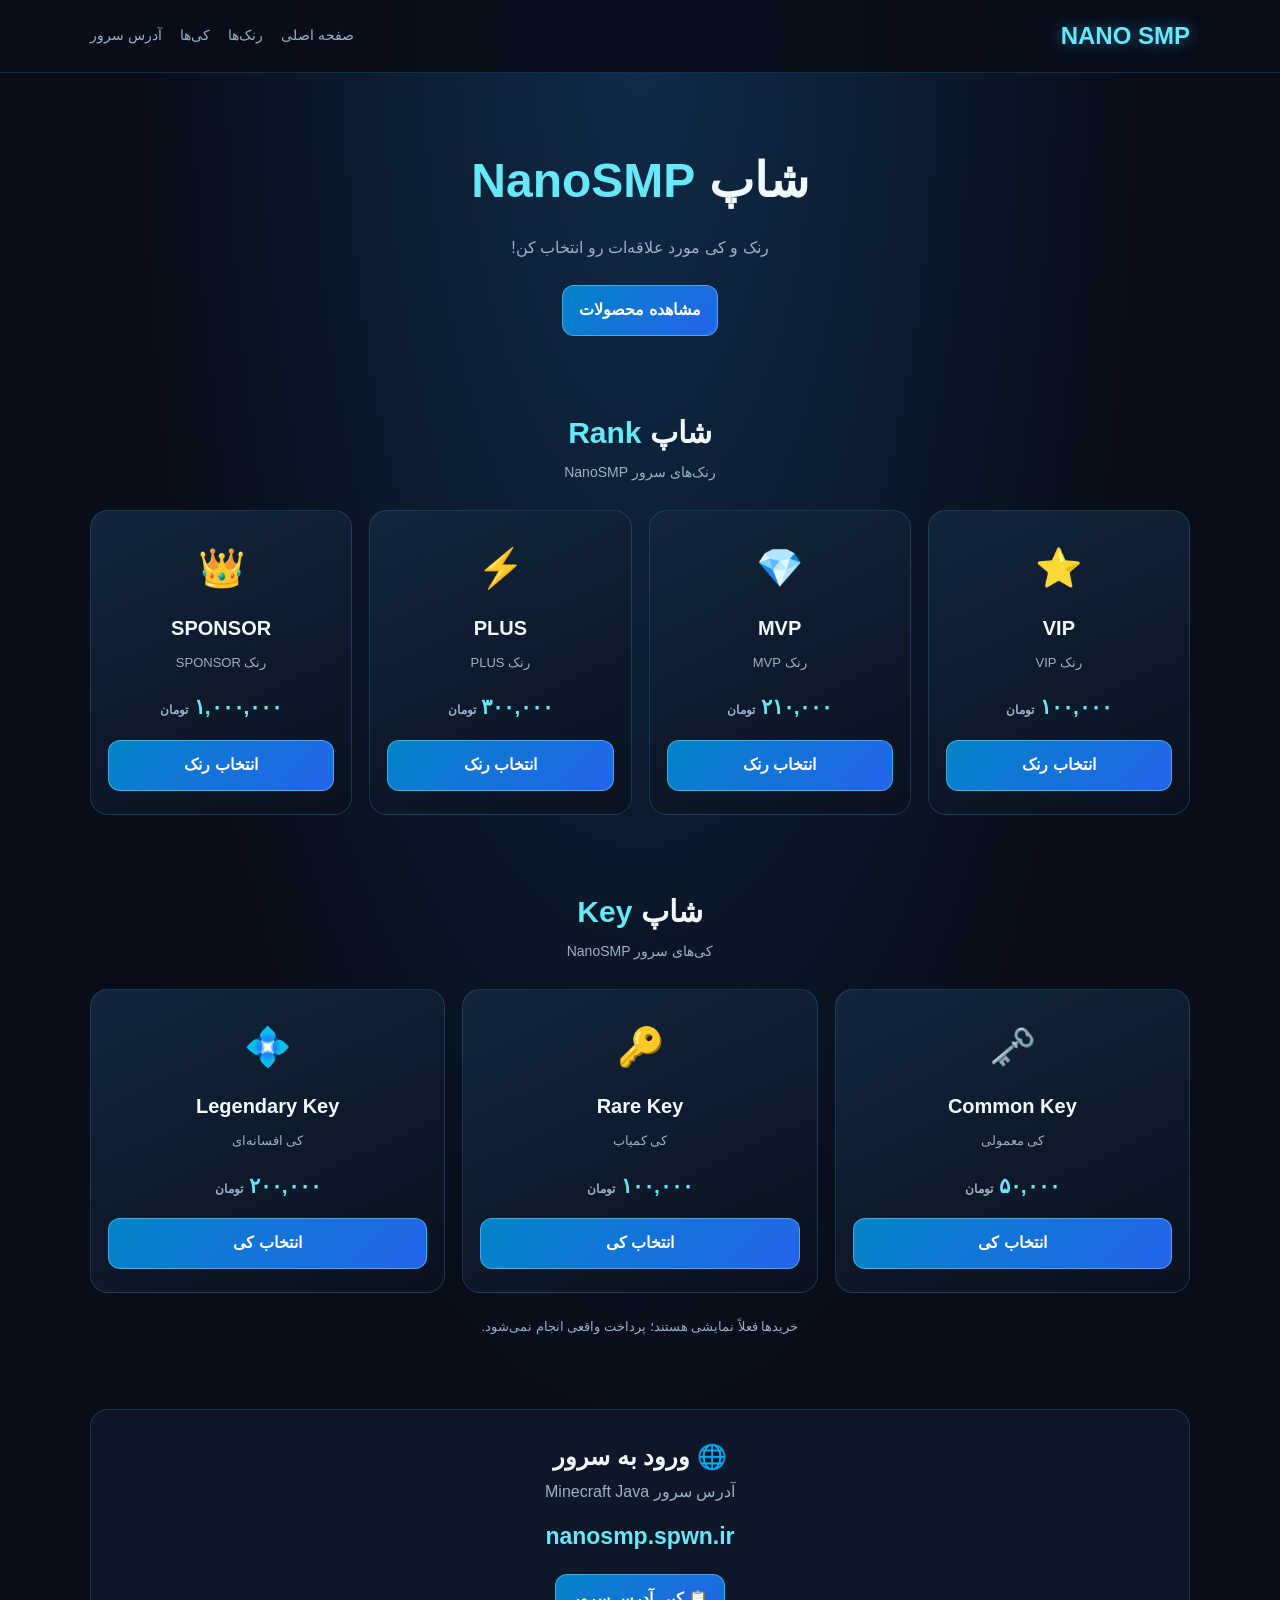
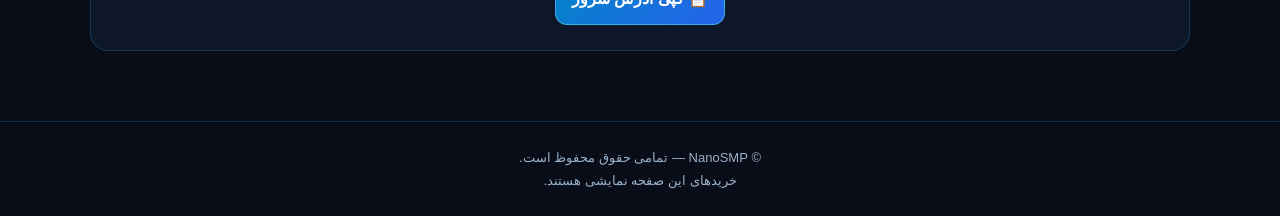
<file: shop.html>
<!DOCTYPE html>
<html lang="fa" dir="rtl">
<head>
  <meta charset="UTF-8">
  <meta name="viewport" content="width=device-width, initial-scale=1">
  <meta name="theme-color" content="#080d18">
  <meta name="description" content="شاپ Rank و Key سرور Minecraft NanoSMP">
  <title>شاپ NanoSMP | Rank & Key</title>

  <style>
    :root {
      --bg: #080d18;
      --panel: #101b2d;
      --blue: #38bdf8;
      --cyan: #67e8f9;
      --text: #f0f9ff;
      --muted: #9bb0c9;
    }

    * {
      box-sizing: border-box;
      margin: 0;
      padding: 0;
    }

    html { scroll-behavior: smooth; }

    body {
      font-family: Tahoma, Arial, sans-serif;
      background:
        radial-gradient(ellipse at top, #102b4a, transparent 55%),
        var(--bg);
      color: var(--text);
      line-height: 1.8;
      min-height: 100vh;
    }

    a { color: inherit; text-decoration: none; }

    .wrap {
      width: min(1100px, 92%);
      margin: auto;
    }

    header {
      position: sticky;
      top: 0;
      z-index: 5;
      background: rgba(8,13,24,.9);
      border-bottom: 1px solid rgba(56,189,248,.2);
      backdrop-filter: blur(12px);
    }

    .nav {
      min-height: 72px;
      display: flex;
      align-items: center;
      justify-content: space-between;
      gap: 15px;
      flex-wrap: wrap;
      padding: 12px 0;
    }

    .logo {
      color: var(--cyan);
      font-size: 24px;
      font-weight: 900;
      text-shadow: 0 0 16px rgba(56,189,248,.6);
    }

    .nav-links {
      display: flex;
      gap: 18px;
      flex-wrap: wrap;
      color: var(--muted);
      font-size: 14px;
    }

    .nav-links a:hover { color: var(--cyan); }

    .hero {
      text-align: center;
      padding: 65px 0 35px;
    }

    .hero h1 {
      font-size: clamp(30px, 6vw, 48px);
      margin-bottom: 10px;
    }

    .hero h1 span { color: var(--cyan); }

    .hero p {
      color: var(--muted);
      margin-bottom: 22px;
    }

    .btn {
      display: inline-flex;
      justify-content: center;
      align-items: center;
      border: 1px solid rgba(103,232,249,.5);
      border-radius: 12px;
      padding: 10px 16px;
      background: linear-gradient(135deg,#0284c7,#2563eb);
      color: white;
      font: inherit;
      font-weight: bold;
      cursor: pointer;
      transition: .2s;
    }

    .btn:hover {
      transform: translateY(-3px);
      box-shadow: 0 0 22px rgba(56,189,248,.35);
    }

    .btn.secondary {
      background: rgba(56,189,248,.08);
    }

    .section { padding: 35px 0; }

    .heading {
      text-align: center;
      margin-bottom: 25px;
    }

    .heading h2 { font-size: 30px; }
    .heading h2 span { color: var(--cyan); }
    .heading p { color: var(--muted); font-size: 14px; }

    .grid {
      display: grid;
      grid-template-columns: repeat(4,minmax(0,1fr));
      gap: 17px;
    }

    .grid.keys {
      grid-template-columns: repeat(3,minmax(0,1fr));
    }

    .card {
      background: linear-gradient(155deg,rgba(19,38,62,.96),rgba(10,17,30,.98));
      border: 1px solid rgba(56,189,248,.2);
      border-radius: 18px;
      padding: 23px 17px;
      text-align: center;
      transition: transform .22s, box-shadow .22s, border-color .22s;
    }

    .card:hover {
      transform: translateY(-6px);
      border-color: var(--blue);
      box-shadow: 0 0 24px rgba(56,189,248,.18);
    }

    .icon {
      font-size: 38px;
      margin-bottom: 7px;
    }

    .card h3 { font-size: 20px; }

    .card p {
      color: var(--muted);
      font-size: 13px;
      margin: 5px 0;
    }

    .price {
      color: var(--cyan);
      font-size: 21px;
      font-weight: 900;
      margin: 14px 0;
    }

    .price small {
      font-size: 12px;
      color: var(--muted);
    }

    .card .btn { width: 100%; }

    .notice {
      text-align: center;
      color: var(--muted);
      font-size: 13px;
      margin-top: 22px;
    }

    .server {
      text-align: center;
      padding: 25px;
      background: rgba(16,27,45,.85);
      border: 1px solid rgba(56,189,248,.2);
      border-radius: 18px;
    }

    .server p { color: var(--muted); }

    .ip {
      direction: ltr;
      display: block;
      color: var(--cyan);
      font-size: 23px;
      font-weight: bold;
      margin: 10px 0 16px;
      overflow-wrap: anywhere;
    }

    footer {
      margin-top: 35px;
      padding: 24px 12px;
      text-align: center;
      color: var(--muted);
      border-top: 1px solid rgba(56,189,248,.2);
      font-size: 13px;
    }

    #toast {
      position: fixed;
      bottom: 20px;
      left: 50%;
      transform: translate(-50%,20px);
      opacity: 0;
      visibility: hidden;
      z-index: 10;
      width: max-content;
      max-width: 90%;
      padding: 12px 18px;
      border: 1px solid var(--blue);
      border-radius: 12px;
      background: #13243a;
      box-shadow: 0 0 20px rgba(56,189,248,.2);
      transition: .2s;
      text-align: center;
      font-size: 14px;
    }

    #toast.show {
      opacity: 1;
      visibility: visible;
      transform: translate(-50%,0);
    }

    @media(max-width:850px) {
      .grid { grid-template-columns: repeat(2,minmax(0,1fr)); }
      .grid.keys { grid-template-columns: repeat(2,minmax(0,1fr)); }
    }

    @media(max-width:520px) {
      .nav { justify-content: center; }
      .nav-links { justify-content: center; }
      .grid, .grid.keys { grid-template-columns: 1fr; }
      .hero { padding-top: 42px; }
    }

    @media(prefers-reduced-motion:reduce) {
      *,*::before,*::after {
        animation: none !important;
        transition: none !important;
        scroll-behavior: auto !important;
      }
    }
  </style>
</head>

<body>
  <header>
    <div class="wrap nav">
      <a class="logo" href="./">NANO SMP</a>
      <nav class="nav-links">
        <a href="./">صفحه اصلی</a>
        <a href="#ranks">رنک‌ها</a>
        <a href="#keys">کی‌ها</a>
        <a href="#server">آدرس سرور</a>
      </nav>
    </div>
  </header>

  <main>
    <section class="hero wrap">
      <h1>شاپ <span>NanoSMP</span></h1>
      <p>رنک و کی مورد علاقه‌ات رو انتخاب کن!</p>
      <a class="btn" href="#ranks">مشاهده محصولات</a>
    </section>

    <section class="section wrap" id="ranks">
      <div class="heading">
        <h2>شاپ <span>Rank</span></h2>
        <p>رنک‌های سرور NanoSMP</p>
      </div>

      <div class="grid">
        <article class="card">
          <div class="icon">⭐</div>
          <h3>VIP</h3>
          <p>رنک VIP</p>
          <div class="price">۱۰۰,۰۰۰ <small>تومان</small></div>
          <button class="btn buy" data-item="VIP">انتخاب رنک</button>
        </article>

        <article class="card">
          <div class="icon">💎</div>
          <h3>MVP</h3>
          <p>رنک MVP</p>
          <div class="price">۲۱۰,۰۰۰ <small>تومان</small></div>
          <button class="btn buy" data-item="MVP">انتخاب رنک</button>
        </article>

        <article class="card">
          <div class="icon">⚡</div>
          <h3>PLUS</h3>
          <p>رنک PLUS</p>
          <div class="price">۳۰۰,۰۰۰ <small>تومان</small></div>
          <button class="btn buy" data-item="PLUS">انتخاب رنک</button>
        </article>

        <article class="card">
          <div class="icon">👑</div>
          <h3>SPONSOR</h3>
          <p>رنک SPONSOR</p>
          <div class="price">۱,۰۰۰,۰۰۰ <small>تومان</small></div>
          <button class="btn buy" data-item="SPONSOR">انتخاب رنک</button>
        </article>
      </div>
    </section>

    <section class="section wrap" id="keys">
      <div class="heading">
        <h2>شاپ <span>Key</span></h2>
        <p>کی‌های سرور NanoSMP</p>
      </div>

      <div class="grid keys">
        <article class="card">
          <div class="icon">🗝️</div>
          <h3>Common Key</h3>
          <p>کی معمولی</p>
          <div class="price">۵۰,۰۰۰ <small>تومان</small></div>
          <button class="btn buy" data-item="Common Key">انتخاب کی</button>
        </article>

        <article class="card">
          <div class="icon">🔑</div>
          <h3>Rare Key</h3>
          <p>کی کمیاب</p>
          <div class="price">۱۰۰,۰۰۰ <small>تومان</small></div>
          <button class="btn buy" data-item="Rare Key">انتخاب کی</button>
        </article>

        <article class="card">
          <div class="icon">💠</div>
          <h3>Legendary Key</h3>
          <p>کی افسانه‌ای</p>
          <div class="price">۲۰۰,۰۰۰ <small>تومان</small></div>
          <button class="btn buy" data-item="Legendary Key">انتخاب کی</button>
        </article>
      </div>

      <p class="notice">خریدها فعلاً نمایشی هستند؛ پرداخت واقعی انجام نمی‌شود.</p>
    </section>

    <section class="section wrap" id="server">
      <div class="server">
        <h2>🌐 ورود به سرور</h2>
        <p>آدرس سرور Minecraft Java</p>
        <span class="ip" id="server-ip">nanosmp.spwn.ir</span>
        <button class="btn" id="copy-ip">📋 کپی آدرس سرور</button>
      </div>
    </section>
  </main>

  <footer>
    <p>© NanoSMP — تمامی حقوق محفوظ است.</p>
    <p>خریدهای این صفحه نمایشی هستند.</p>
  </footer>

  <div id="toast" role="status" aria-live="polite"></div>

  <script>
    const toast = document.getElementById("toast");
    let toastTimer;

    function showToast(message) {
      toast.textContent = message;
      toast.classList.add("show");
      clearTimeout(toastTimer);
      toastTimer = setTimeout(() => toast.classList.remove("show"), 2800);
    }

    document.querySelectorAll(".buy").forEach(button => {
      button.addEventListener("click", () => {
        showToast("«" + button.dataset.item + "» انتخاب شد؛ خرید فعلاً نمایشی است.");
      });
    });

    document.getElementById("copy-ip").addEventListener("click", async () => {
      const ip = "nanosmp.spwn.ir";

      try {
        if (!navigator.clipboard || !window.isSecureContext) {
          throw new Error("Clipboard unavailable");
        }

        await navigator.clipboard.writeText(ip);
        showToast("آدرس سرور کپی شد!");
      } catch {
        showToast("آدرس سرور: " + ip + " — در صورت نیاز دستی کپی کن.");
      }
    });
  </script>
</body>
                      </html>
</file>
